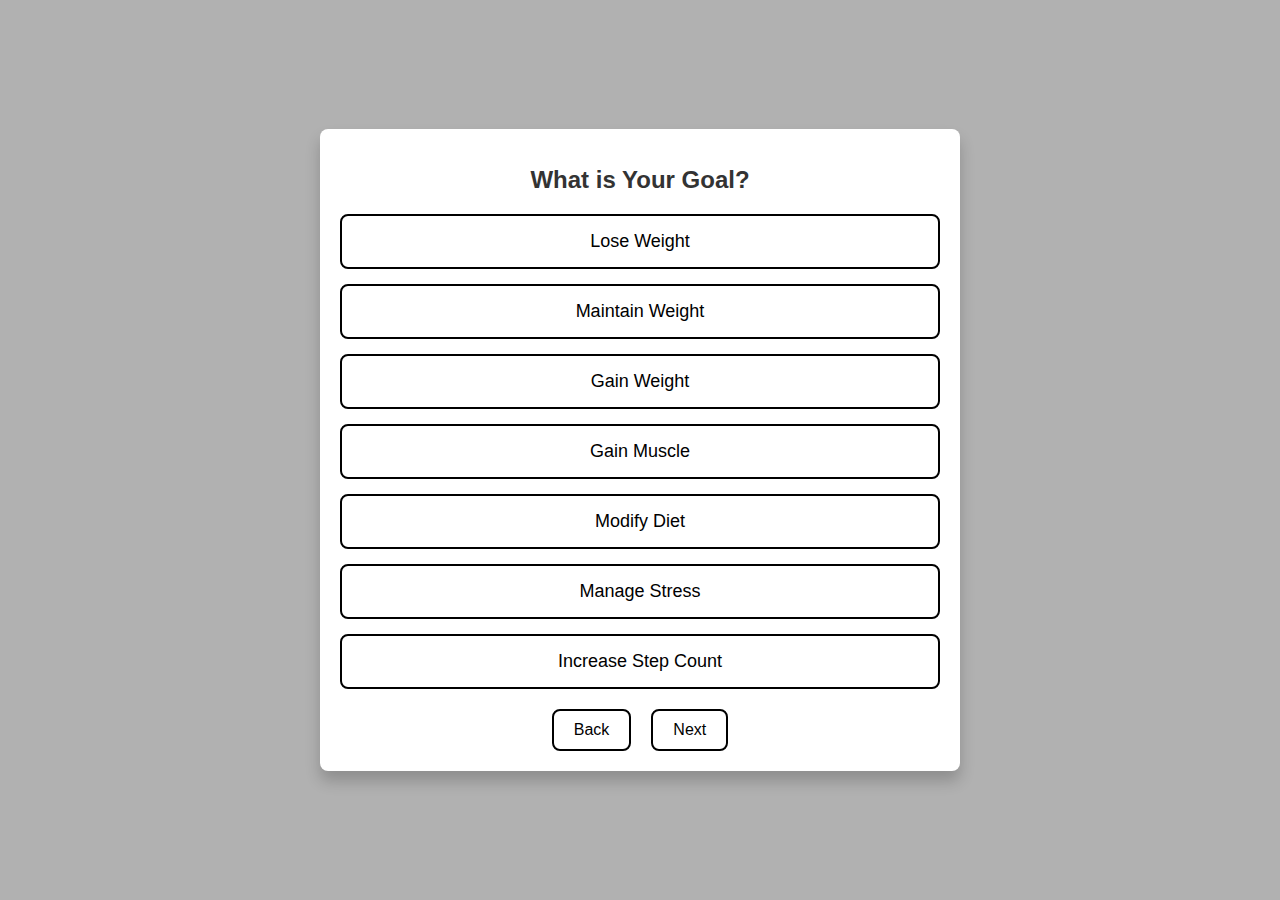
<file: 1.html>
<!DOCTYPE html>
<html lang="en">
  <head>
    <meta charset="UTF-8" />
    <meta name="viewport" content="width=device-width, initial-scale=1.0" />
    <title>Fitness Goals</title>
    <style>
      /* General styling for body */
      body,
      html {
        margin: 0;
        padding: 0;
        font-family: Arial, sans-serif;
        display: flex;
        justify-content: center;
        align-items: center;
        height: 100vh;
        background-color: #b1b1b1;
      }

      /* Container to center the content */
      .container {
        text-align: center;
        width: 600px;
        max-width: 600px;
        padding: 20px;
        background-color: white;
        border-radius: 8px;
        box-shadow: 0px 10px 15px rgba(0, 0, 0, 0.2); /* Added outer shadow */
      }

      /* Heading styles */
      h1 {
        color: #333;
        font-size: 24px;
        margin-bottom: 20px;
      }

      /* Buttons group */
      .btn-group {
        display: flex;
        flex-direction: column;
        gap: 15px;
      }

      /* Buttons styling */
      .btn {
        background-color: #ffffff;
        color: rgb(0, 0, 0);
        padding: 15px;
        font-size: 18px;
        border: 2px solid black; /* Added black border around each button */
        border-radius: 8px;
        cursor: pointer;
        transition: background-color 0.3s ease;
      }

      .btn:hover {
        background-color: #8c908c;
      }

      /* Next and Back button styling */
      .navigation-buttons {
        margin-top: 20px;
        display: flex;
        justify-content: center;
        gap: 20px; /* Add space between buttons */
      }

      .nav-btn {
        padding: 10px 20px;
        font-size: 16px;
        background-color: #ffffff;
        color: rgb(0, 0, 0);
        border: none;
        border-radius: 5px;
        cursor: pointer;
        transition: background-color 0.3s ease;
        border: 2px solid black; /* Added black border around each button */
        border-radius: 8px;
      }

      .nav-btn:hover {
        background-color: #45a049;
      }
    </style>
  </head>
  <body>
    <div class="container">
      <h1>What is Your Goal?</h1>
      <div class="btn-group">
        <button class="btn">Lose Weight</button>
        <button class="btn">Maintain Weight</button>
        <button class="btn">Gain Weight</button>
        <button class="btn">Gain Muscle</button>
        <button class="btn">Modify Diet</button>
        <button class="btn">Manage Stress</button>
        <button class="btn">Increase Step Count</button>
      </div>

      <!-- Navigation buttons for Next and Back -->
      <div class="navigation-buttons">
        <button class="nav-btn">Back</button>
        <button class="nav-btn">Next</button>
      </div>
    </div>
  </body>
</html>
</file>
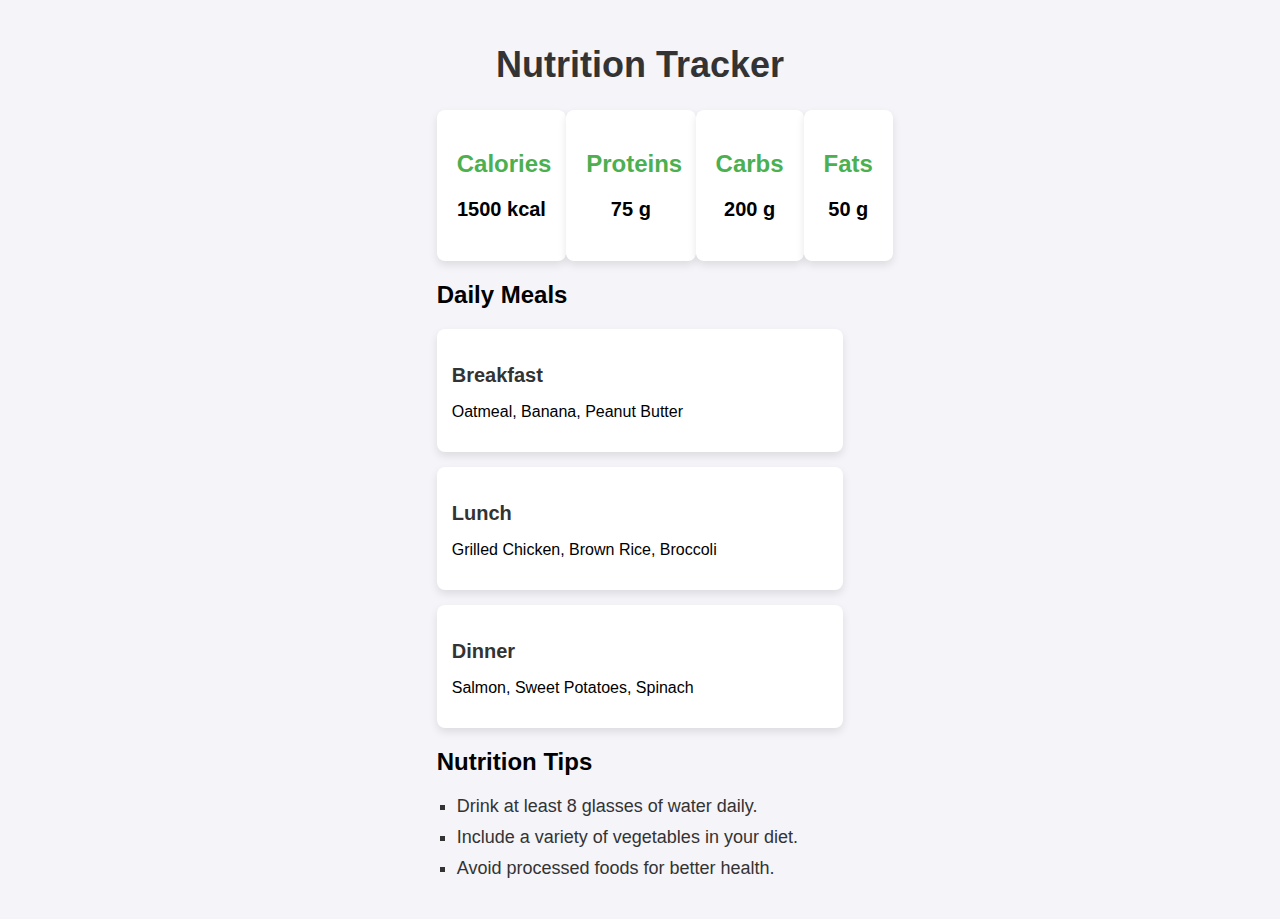
<file: Nutrition.html>
<!DOCTYPE html>
<html lang="en">
<head>
    <meta charset="UTF-8">
    <meta name="viewport" content="width=device-width, initial-scale=1.0">
    <title>Nutrition Page</title>
    <link rel="stylesheet" href="Nutrition.css">
</head>
<body>
    <div class="container">
        <!-- Header Section -->
        <header class="header">
            <h1>Nutrition Tracker</h1>
        </header>

        <!-- Nutritional Info Section -->
        <section class="nutrition-info">
            <div class="card">
                <h2>Calories</h2>
                <p>1500 kcal</p>
            </div>
            <div class="card">
                <h2>Proteins</h2>
                <p>75 g</p>
            </div>
            <div class="card">
                <h2>Carbs</h2>
                <p>200 g</p>
            </div>
            <div class="card">
                <h2>Fats</h2>
                <p>50 g</p>
            </div>
        </section>

        <!-- Daily Meals Section -->
        <section class="meals">
            <h2>Daily Meals</h2>
            <div class="meal-card">
                <h3>Breakfast</h3>
                <p>Oatmeal, Banana, Peanut Butter</p>
            </div>
            <div class="meal-card">
                <h3>Lunch</h3>
                <p>Grilled Chicken, Brown Rice, Broccoli</p>
            </div>
            <div class="meal-card">
                <h3>Dinner</h3>
                <p>Salmon, Sweet Potatoes, Spinach</p>
            </div>
        </section>

        <!-- Tips Section -->
        <section class="tips">
            <h2>Nutrition Tips</h2>
            <ul>
                <li>Drink at least 8 glasses of water daily.</li>
                <li>Include a variety of vegetables in your diet.</li>
                <li>Avoid processed foods for better health.</li>
            </ul>
        </section>
    </div>
</body>
</html>
</file>
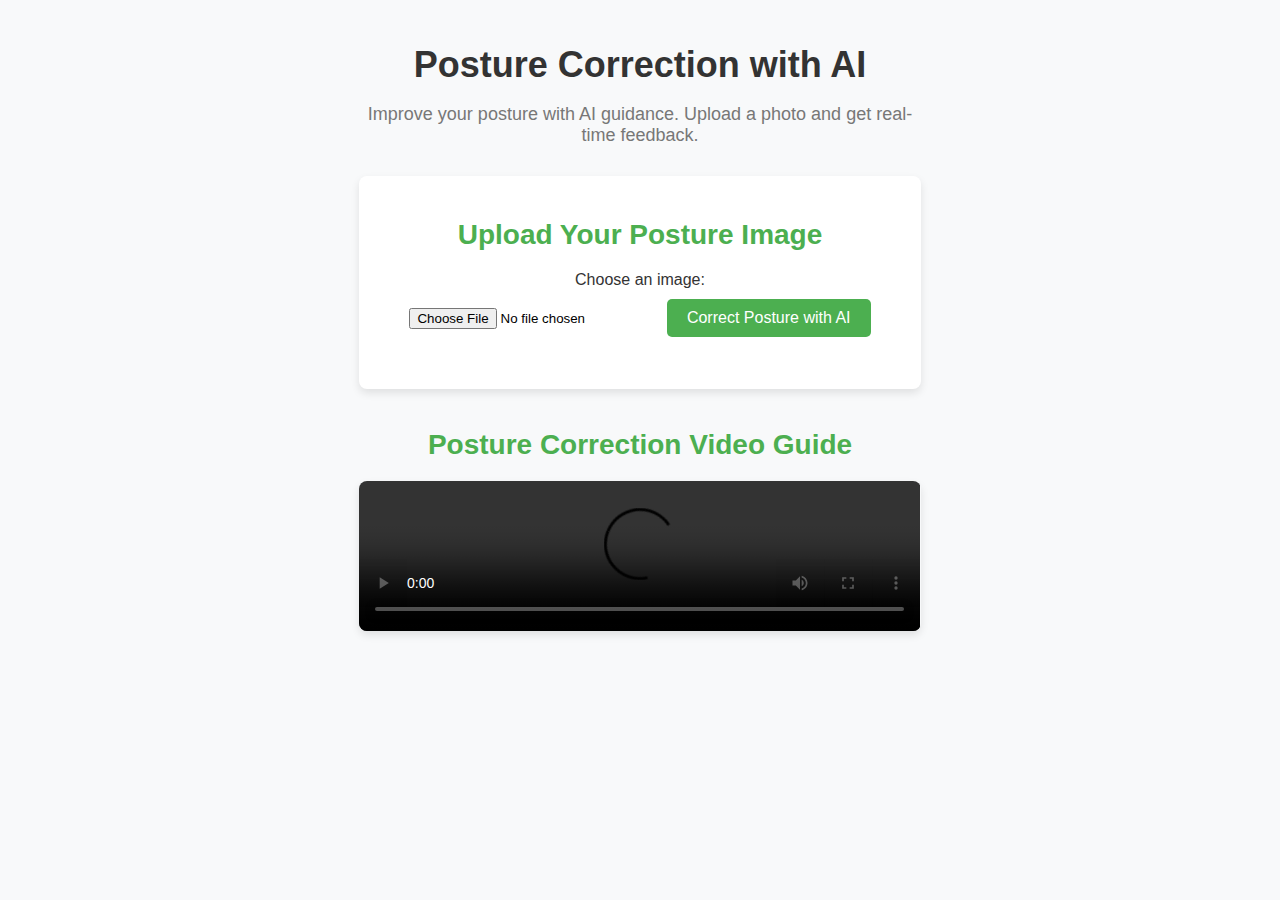
<file: Posture.html>
<!DOCTYPE html>
<html lang="en">
<head>
    <meta charset="UTF-8">
    <meta name="viewport" content="width=device-width, initial-scale=1.0">
    <title>Posture Correction</title>
    <link rel="stylesheet" href="Posture.css">
</head>
<body>
    <div class="container">
        <!-- Header Section -->
        <header class="header">
            <h1>Posture Correction with AI</h1>
            <p>Improve your posture with AI guidance. Upload a photo and get real-time feedback.</p>
        </header>

        <!-- Posture Correction Section -->
        <section class="posture-correction">
            <h2>Upload Your Posture Image</h2>
            <form id="posture-form">
                <label for="posture-image">Choose an image:</label>
                <input type="file" id="posture-image" accept="image/*">
                <button type="button" class="upload-btn" onclick="correctPosture()">Correct Posture with AI</button>
            </form>
            <div id="result">
                <!-- AI correction results will be displayed here -->
            </div>
        </section>

        <!-- Video Section -->
        <section class="video-section">
            <h2>Posture Correction Video Guide</h2>
            <video controls>
                <source src="https://www.w3schools.com/html/mov_bbb.mp4" type="video/mp4">
                Your browser does not support the video tag.
            </video>
        </section>
    </div>

    <script>
        function correctPosture() {
            const resultDiv = document.getElementById('result');
            resultDiv.innerHTML = `
                <h3>AI Feedback:</h3>
                <p>Your posture has been analyzed. Keep your back straight and align your shoulders.</p>
                <img src="https://via.placeholder.com/400" alt="AI corrected posture" />
            `;
        }
    </script>
</body>
</html>
</file>
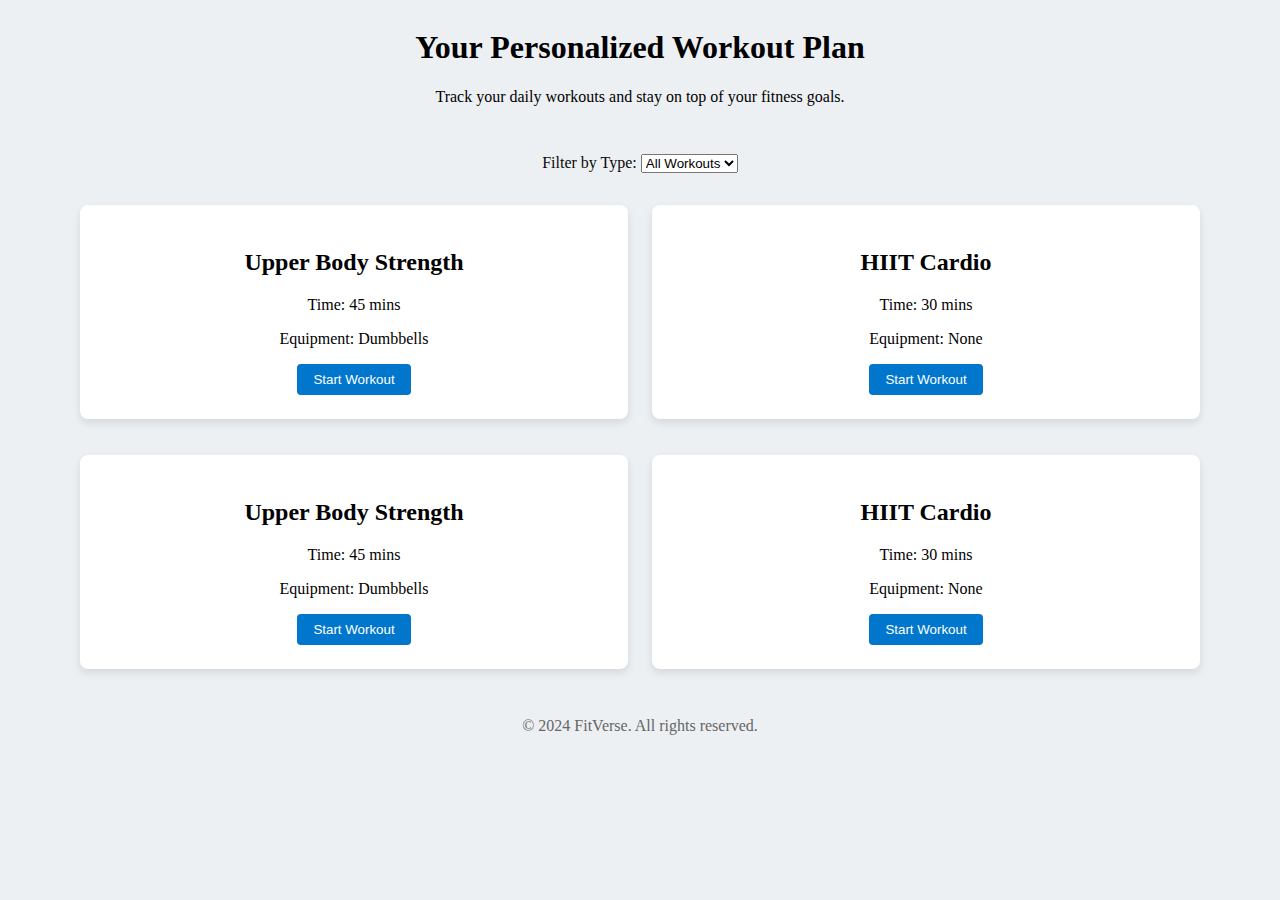
<file: workoutpage.html>
<!DOCTYPE html>
<html lang="en">
<head>
  <meta charset="UTF-8">
  <meta name="viewport" content="width=device-width, initial-scale=1.0">
  <title>Workout Plan</title>
  <link rel="stylesheet" href="workout.css">
</head>
<body>
  <div class="workout-container">
    <div class="header">
      <h1>Your Personalized Workout Plan</h1>
      <p>Track your daily workouts and stay on top of your fitness goals.</p>
    </div>

    <div class="filter-bar">
      <label for="workout-type">Filter by Type:</label>
      <select id="workout-type">
        <option value="all">All Workouts</option>
        <option value="strength">Strength</option>
        <option value="cardio">Cardio</option>
        <option value="yoga">Yoga</option>
      </select>
    </div>

    <div class="workout-grid">
      <!-- Workout Card 1: Upper Body Strength -->
      <div class="workout-card">
        <h2>Upper Body Strength</h2>
        <p>Time: 45 mins</p>
        <p>Equipment: Dumbbells</p>
        <button class="start-workout-btn">Start Workout</button>
      </div>

      <!-- Workout Card 2: HIIT Cardio -->
      <div class="workout-card">
        <h2>HIIT Cardio</h2>
        <p>Time: 30 mins</p>
        <p>Equipment: None</p>
        <button class="start-workout-btn">Start Workout</button>
      </div>
    </div>
    <br><br>
    <div class="workout-grid">
        <!-- Workout Card 1: Upper Body Strength -->
        <div class="workout-card">
          <h2>Upper Body Strength</h2>
          <p>Time: 45 mins</p>
          <p>Equipment: Dumbbells</p>
          <button class="start-workout-btn">Start Workout</button>
        </div>
  
        <!-- Workout Card 2: HIIT Cardio -->
        <div class="workout-card">
          <h2>HIIT Cardio</h2>
          <p>Time: 30 mins</p>
          <p>Equipment: None</p>
          <button class="start-workout-btn">Start Workout</button>
        </div>
      </div>
    
    <footer>
      <p>&copy; 2024 FitVerse. All rights reserved.</p>
    </footer>
  </div>
</body>
</html>
</file>
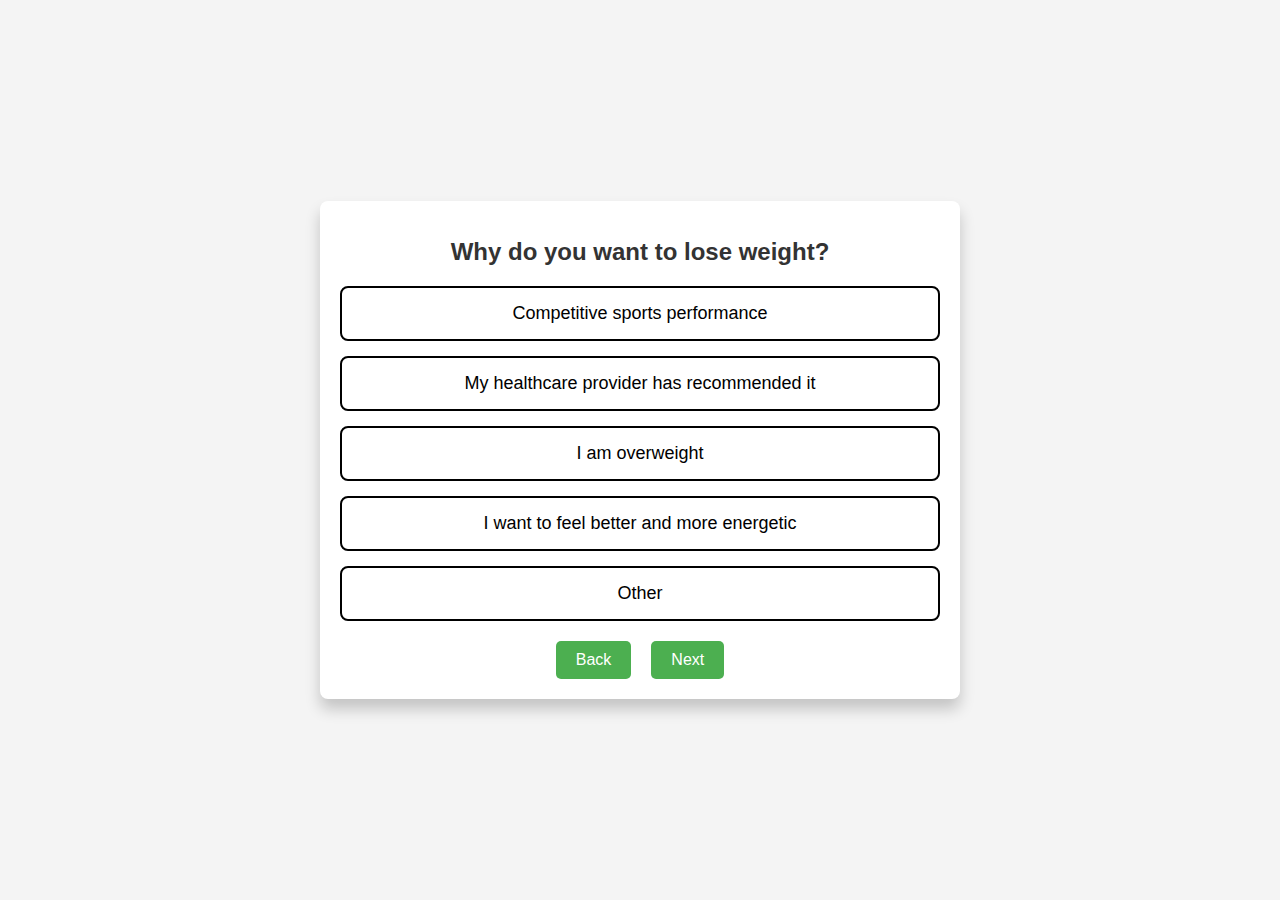
<file: loseweight /1.html>
<!DOCTYPE html>
<html lang="en">
<head>
    <meta charset="UTF-8">
    <meta name="viewport" content="width=device-width, initial-scale=1.0">
    <title>Why Lose Weight?</title>
    <style>
        /* General styling for body */
        body, html {
            margin: 0;
            padding: 0;
            font-family: Arial, sans-serif;
            display: flex;
            justify-content: center;
            align-items: center;
            height: 100vh;
            background-color: #f4f4f4;
        }

        /* Container to center the content */
        .container {
            text-align: center;
            width: 600px;
            max-width: 600px;
            padding: 20px;
            background-color: white;
            border-radius: 8px;
            box-shadow: 0px 10px 15px rgba(0, 0, 0, 0.2); /* Added outer shadow */
        }

        /* Heading styles */
        h1 {
            color: #333;
            font-size: 24px;
            margin-bottom: 20px;
        }

        /* Buttons group */
        .btn-group {
            display: flex;
            flex-direction: column;
            gap: 15px;
        }

        /* Buttons styling */
        .btn {
            background-color: #ffffff;
            color: rgb(0, 0, 0);
            padding: 15px;
            font-size: 18px;
            border: 2px solid black; /* Added black border around each button */
            border-radius: 8px;
            cursor: pointer;
            transition: background-color 0.3s ease;
        }

        .btn:hover {
            background-color: #8c908c;
        }

        /* Navigation button styling */
        .navigation-buttons {
            margin-top: 20px;
            display: flex;
            justify-content: center;
            gap: 20px; /* Added space between navigation buttons */
        }

        .nav-btn {
            padding: 10px 20px;
            font-size: 16px;
            background-color: #4CAF50;
            color: white;
            border: none;
            border-radius: 5px;
            cursor: pointer;
            transition: background-color 0.3s ease;
        }

        .nav-btn:hover {
            background-color: #45a049;
        }
    </style>
</head>
<body>

    <div class="container">
        <h1>Why do you want to lose weight?</h1>
        <div class="btn-group">
            <button class="btn">Competitive sports performance</button>
            <button class="btn">My healthcare provider has recommended it</button>
            <button class="btn">I am overweight</button>
            <button class="btn">I want to feel better and more energetic</button>
            <button class="btn">Other</button>
        </div>

        <!-- Navigation buttons -->
        <div class="navigation-buttons">
            <button class="nav-btn">Back</button>
            <button class="nav-btn">Next</button>
        </div>
    </div>

</body>
</html>
</file>
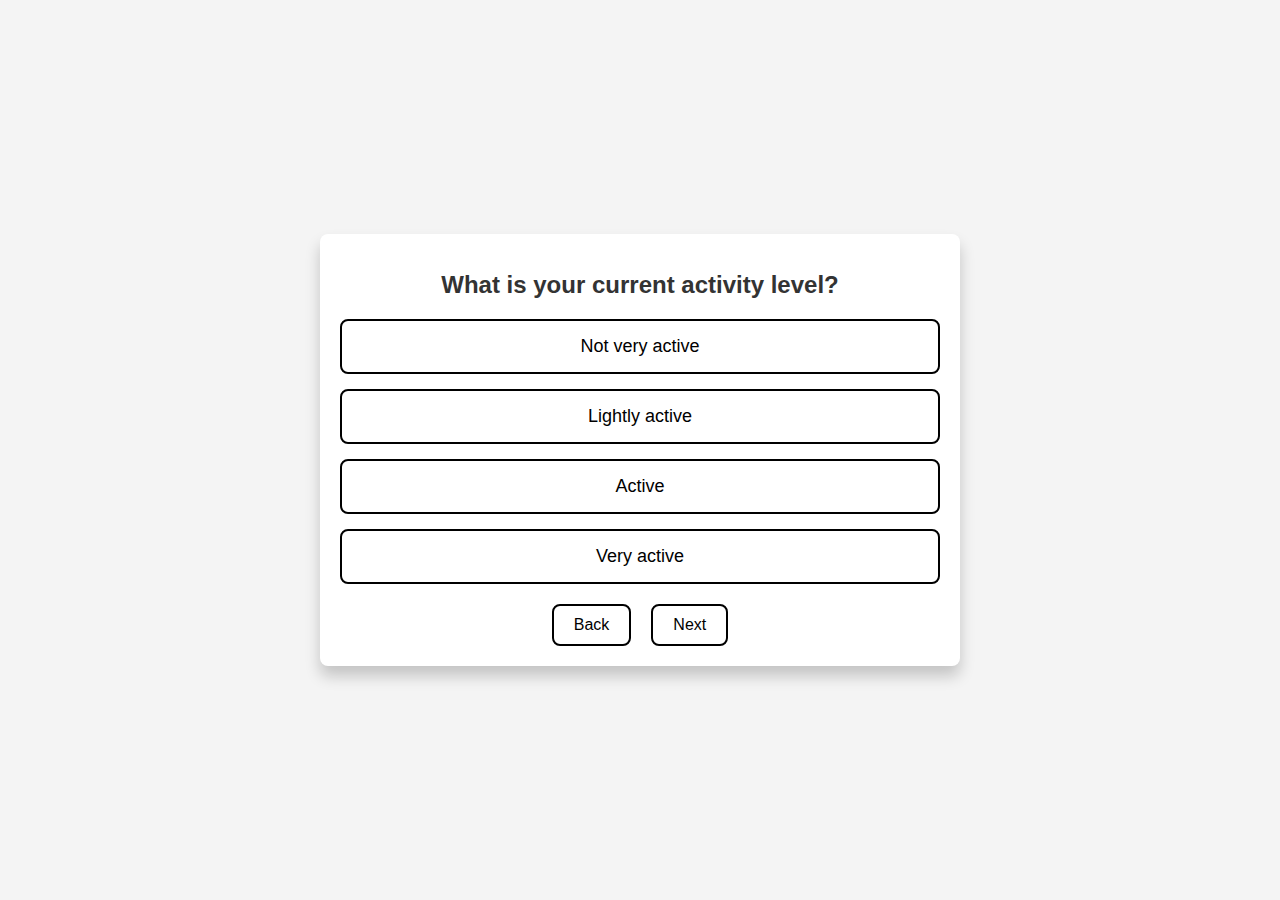
<file: loseweight /2.html>
<!DOCTYPE html>
<html lang="en">
  <head>
    <meta charset="UTF-8" />
    <meta name="viewport" content="width=device-width, initial-scale=1.0" />
    <title>Why Lose Weight & Activity Level</title>
    <style>
      /* General styling for body */
      body,
      html {
        margin: 0;
        padding: 0;
        font-family: Arial, sans-serif;
        display: flex;
        justify-content: center;
        align-items: center;
        height: 100vh;
        background-color: #f4f4f4;
      }

      /* Container to center the content */
      .container {
        text-align: center;
        width: 600px;
        max-width: 600px;
        padding: 20px;
        background-color: white;
        border-radius: 8px;
        box-shadow: 0px 10px 15px rgba(0, 0, 0, 0.2); /* Added outer shadow */
      }

      /* Heading styles */
      h1 {
        color: #333;
        font-size: 24px;
        margin-bottom: 20px;
      }

      /* Buttons group */
      .btn-group {
        display: flex;
        flex-direction: column;
        gap: 15px;
      }

      /* Buttons styling */
      .btn {
        background-color: #ffffff;
        color: rgb(0, 0, 0);
        padding: 15px;
        font-size: 18px;
        border: 2px solid black; /* Added black border around each button */
        border-radius: 8px;
        cursor: pointer;
        transition: background-color 0.3s ease;
      }

      .btn:hover {
        background-color: #8c908c;
      }

      /* Navigation button styling */
      .navigation-buttons {
        margin-top: 20px;
        display: flex;
        justify-content: center;
        gap: 20px; /* Added space between navigation buttons */
      }

      .nav-btn {
        padding: 10px 20px;
        font-size: 16px;
        background-color: #ffffff;
        color: rgb(0, 0, 0);
        border: none;
        border-radius: 5px;
        cursor: pointer;
        transition: background-color 0.3s ease;
        border: 2px solid black; /* Added black border around each button */
        border-radius: 8px;
      }

      .nav-btn:hover {
        background-color: #45a049;
      }
    </style>
  </head>
  <body>
    <div class="container">
      <!-- New Section: Activity Level -->
      <h1>What is your current activity level?</h1>
      <div class="btn-group">
        <button class="btn">Not very active</button>
        <button class="btn">Lightly active</button>
        <button class="btn">Active</button>
        <button class="btn">Very active</button>
      </div>

      <!-- Navigation buttons -->
      <div class="navigation-buttons">
        <button class="nav-btn">Back</button>
        <button class="nav-btn">Next</button>
      </div>
    </div>
  </body>
</html>
</file>
<file: Nutrition.css>
/* General styling */
body, html {
    margin: 0;
    padding: 0;
    font-family: Arial, sans-serif;
    background-color: #f4f4f9;
    display: flex;
    justify-content: center;
    align-items: flex-start;
    min-height: 100vh;
}

/* Container for all content */
.container {
    width: 80%;
    max-width: 1200px;
    padding: 20px;
}

/* Header styling */
.header {
    text-align: center;
    margin-bottom: 20px;
}

.header h1 {
    font-size: 36px;
    color: #333;
}

/* Nutrition Info Section */
.nutrition-info {
    display: flex;
    justify-content: space-around;
    margin-bottom: 20px;
}

.card {
    background-color: #fff;
    border-radius: 8px;
    box-shadow: 0 4px 8px rgba(0, 0, 0, 0.1);
    padding: 20px;
    text-align: center;
    width: 22%;
}

.card h2 {
    margin-bottom: 10px;
    font-size: 24px;
    color: #4CAF50;
}

.card p {
    font-size: 20px;
    font-weight: bold;
}

/* Meals Section */
.meals {
    margin-bottom: 20px;
}

.meal-card {
    background-color: #fff;
    padding: 15px;
    border-radius: 8px;
    margin-bottom: 15px;
    box-shadow: 0 4px 8px rgba(0, 0, 0, 0.1);
}

.meal-card h3 {
    font-size: 20px;
    color: #333;
    margin-bottom: 5px;
}

/* Tips Section */
.tips {
    margin-bottom: 20px;
}

.tips ul {
    list-style-type: square;
    padding-left: 20px;
}

.tips li {
    margin-bottom: 10px;
    font-size: 18px;
    color: #333;
}
</file>
<file: Posture.css>
/* General Styling */
body, html {
    margin: 0;
    padding: 0;
    font-family: Arial, sans-serif;
    background-color: #f8f9fa;
    display: flex;
    justify-content: center;
    align-items: flex-start;
    min-height: 100vh;
}

.container {
    width: 80%;
    max-width: 1200px;
    padding: 20px;
}

/* Header Section */
.header {
    text-align: center;
    margin-bottom: 30px;
}

.header h1 {
    font-size: 36px;
    color: #333;
    margin-bottom: 10px;
}

.header p {
    font-size: 18px;
    color: #777;
}

/* Posture Correction Section */
.posture-correction {
    background-color: #fff;
    padding: 20px;
    border-radius: 8px;
    box-shadow: 0 4px 8px rgba(0, 0, 0, 0.1);
    text-align: center;
}

.posture-correction h2 {
    font-size: 28px;
    color: #4CAF50;
    margin-bottom: 20px;
}

.posture-correction label {
    display: block;
    font-size: 16px;
    color: #333;
    margin-bottom: 10px;
}

#posture-image {
    margin-bottom: 20px;
}

.upload-btn {
    background-color: #4CAF50;
    color: white;
    border: none;
    padding: 10px 20px;
    font-size: 16px;
    border-radius: 5px;
    cursor: pointer;
}

.upload-btn:hover {
    opacity: 0.9;
}

#result {
    margin-top: 20px;
}

#result h3 {
    font-size: 24px;
    color: #333;
}

#result p {
    font-size: 16px;
    color: #555;
    margin: 10px 0;
}

#result img {
    max-width: 100%;
    height: auto;
    border-radius: 8px;
    box-shadow: 0 4px 8px rgba(0, 0, 0, 0.1);
}

/* Video Section */
.video-section {
    margin-top: 40px;
    text-align: center;
}

.video-section h2 {
    font-size: 28px;
    color: #4CAF50;
    margin-bottom: 20px;
}

video {
    width: 100%;
    max-width: 600px; /* Control the maximum width of the video */
    border-radius: 8px;
    box-shadow: 0 4px 8px rgba(0, 0, 0, 0.1);
}
</file>
<file: workout.css>
/* Workout Page Styles */
body, html {
   
    display: flex;
    justify-content: center;
    align-items: center;
    background-color: #edf0f3;
  }
  
  .workout-container {
    display: flex;
    flex-direction: column;
    justify-content: center;
    align-items: center;
    text-align: center;
    width: 100%;
  }
  
  .header {
    margin-bottom: 2rem;
    color: rgb(0, 0, 0);
  }
  
  .filter-bar {
    margin-bottom: 2rem;
    color: rgb(8, 9, 9);
  }
  
  /* Grid for workout cards */
  .workout-grid {
    display: grid;
    grid-template-columns: repeat(2, 1fr);
    gap: 1.5rem; 
    width: 100%;
  }
  
  .workout-card {
    background-color: white;
    padding: 1.5rem;
    border-radius: 8px;
    box-shadow: 0 4px 8px rgba(0, 0, 0, 0.1);
    text-align: center;
    width: 500Px;
  }
  
  .start-workout-btn {
    padding: 0.5rem 1rem;
    background-color: #0077cc;
    color: white;
    border: none;
    border-radius: 4px;
    cursor: pointer;
  }
  
  .start-workout-btn:hover {
    background-color: #005fa3;
  }
  
  footer {
    margin-top: 2rem;
    text-align: center;
    color: #666;
  }
</file>
